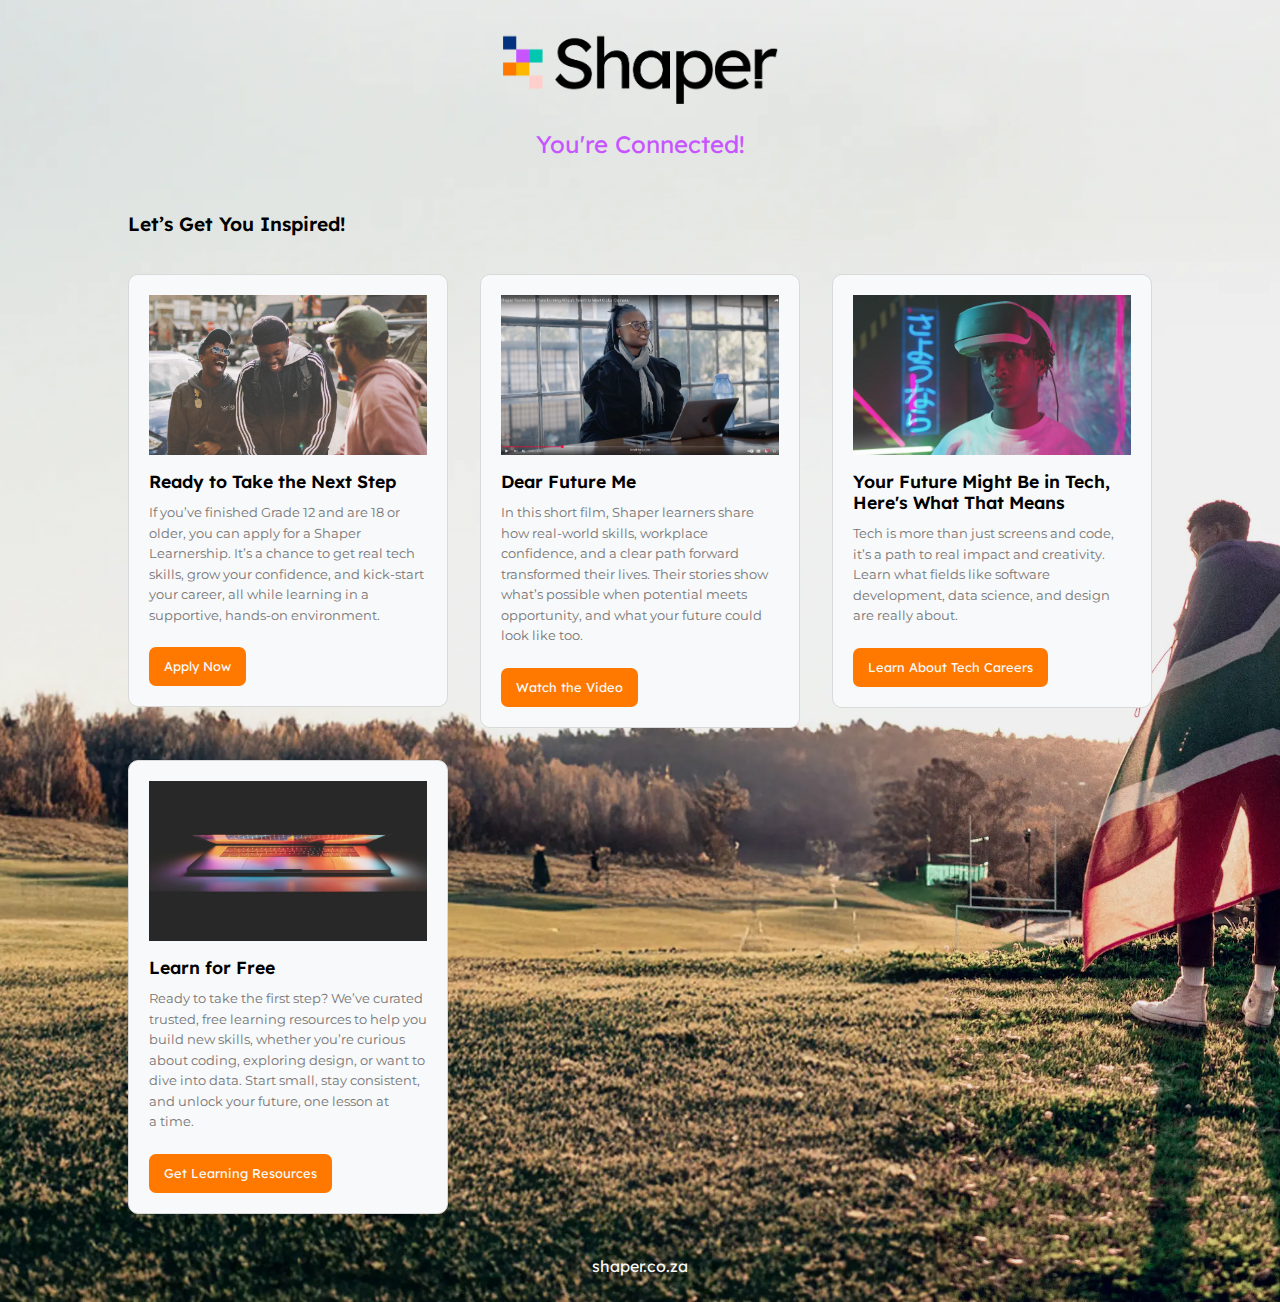
<file: index.html>
<!DOCTYPE html>
<html lang="en">
  <head>
    <meta charset="UTF-8" />
    <meta name="viewport" content="width=device-width, initial-scale=1.0" />
    <title>You're Connected</title>
    <link rel="icon" type="image/x-icon" href="favicon.ico" />
    <link rel="stylesheet" href="styles/reset.css" />
    <link rel="stylesheet" href="styles/main.css" />
  </head>
  <body class="body">
    <header class="header">
      <img class="header__img" src="images/shaper-logo.png" alt="" />
      <div class="header__intro">
        <p>You're Connected!</p>
      </div>
    </header>
    <main class="main">
      <section class="section">
        <h2 class="section__title">Let’s Get You Inspired!</h2>
        <div class="cards-wrapper">
          <article class="card">
            <img class="card__img" src="images/apply-learnership.webp" alt="" />
            <h3 class="card__title">Ready to Take the Next Step</h3>
            <p class="card__body">
              If you’ve finished Grade 12 and are 18 or older, you can apply for
              a Shaper Learnership. It’s a chance to get real tech skills, grow
              your confidence, and kick-start your career, all while learning in
              a supportive, hands-on environment.
            </p>
            <a class="card__button" href="https://forms.gle/184KV7TnJHZBpQCi9" target="_blank">Apply Now</a>
          </article>
          <article class="card">
            <img
              class="card__img"
              src="images/learner-testimonial.webp"
              alt=""
            />
            <h3 class="card__title">Dear Future Me</h3>
            <p class="card__body">
              In this short film, 
              Shaper learners share how real-world skills, workplace confidence, 
              and a clear path forward transformed their lives. Their stories show what’s 
              possible when potential meets opportunity, and what your future could look like too.
            </p>
            <a
              class="card__button"
              href="https://www.youtube.com/watch?v=1_BjC2kiN6E"
              target="_blank"
              >Watch the Video</a
            >
          </article>
          <article class="card">
            <img class="card__img" src="images/future-in-tech.webp" alt="" />
            <h3 class="card__title">
              Your Future Might Be in Tech, Here's What That Means
            </h3>
            <p class="card__body">
              Tech is more than just screens and code, it’s a path to real
              impact and creativity. Learn what fields like software
              development, data science, and design are really about.
            </p>
            <a class="card__button" href="learn-about-tech-careers.html"
              >Learn About Tech Careers</a
            >
          </article>
          <article class="card">
            <img class="card__img" src="images/macbook-lights.webp" alt="" />
            <h3 class="card__title">Learn for Free</h3>
            <p class="card__body">
              Ready to take the first step? We’ve curated trusted, free learning
              resources to help you build new skills, whether you’re curious
              about coding, exploring design, or want to dive into data. Start
              small, stay consistent, and unlock your future, one lesson at a
              time.
            </p>
            <a class="card__button" href="get-learning-resources.html">Get Learning Resources</a>
          </article>
        </div>
      </section>
    </main>
    <footer class="footer">
      <a class="footer__link" href="https://shaper.co.za/" target="_blank">shaper.co.za</a>
    </footer>
    <script defer src="https://tellus.gohere.co.za/script.js" data-website-id="322c7284-3db9-4383-a935-3d52ca37f9f4"></script>
  </body>
</html>
</file>
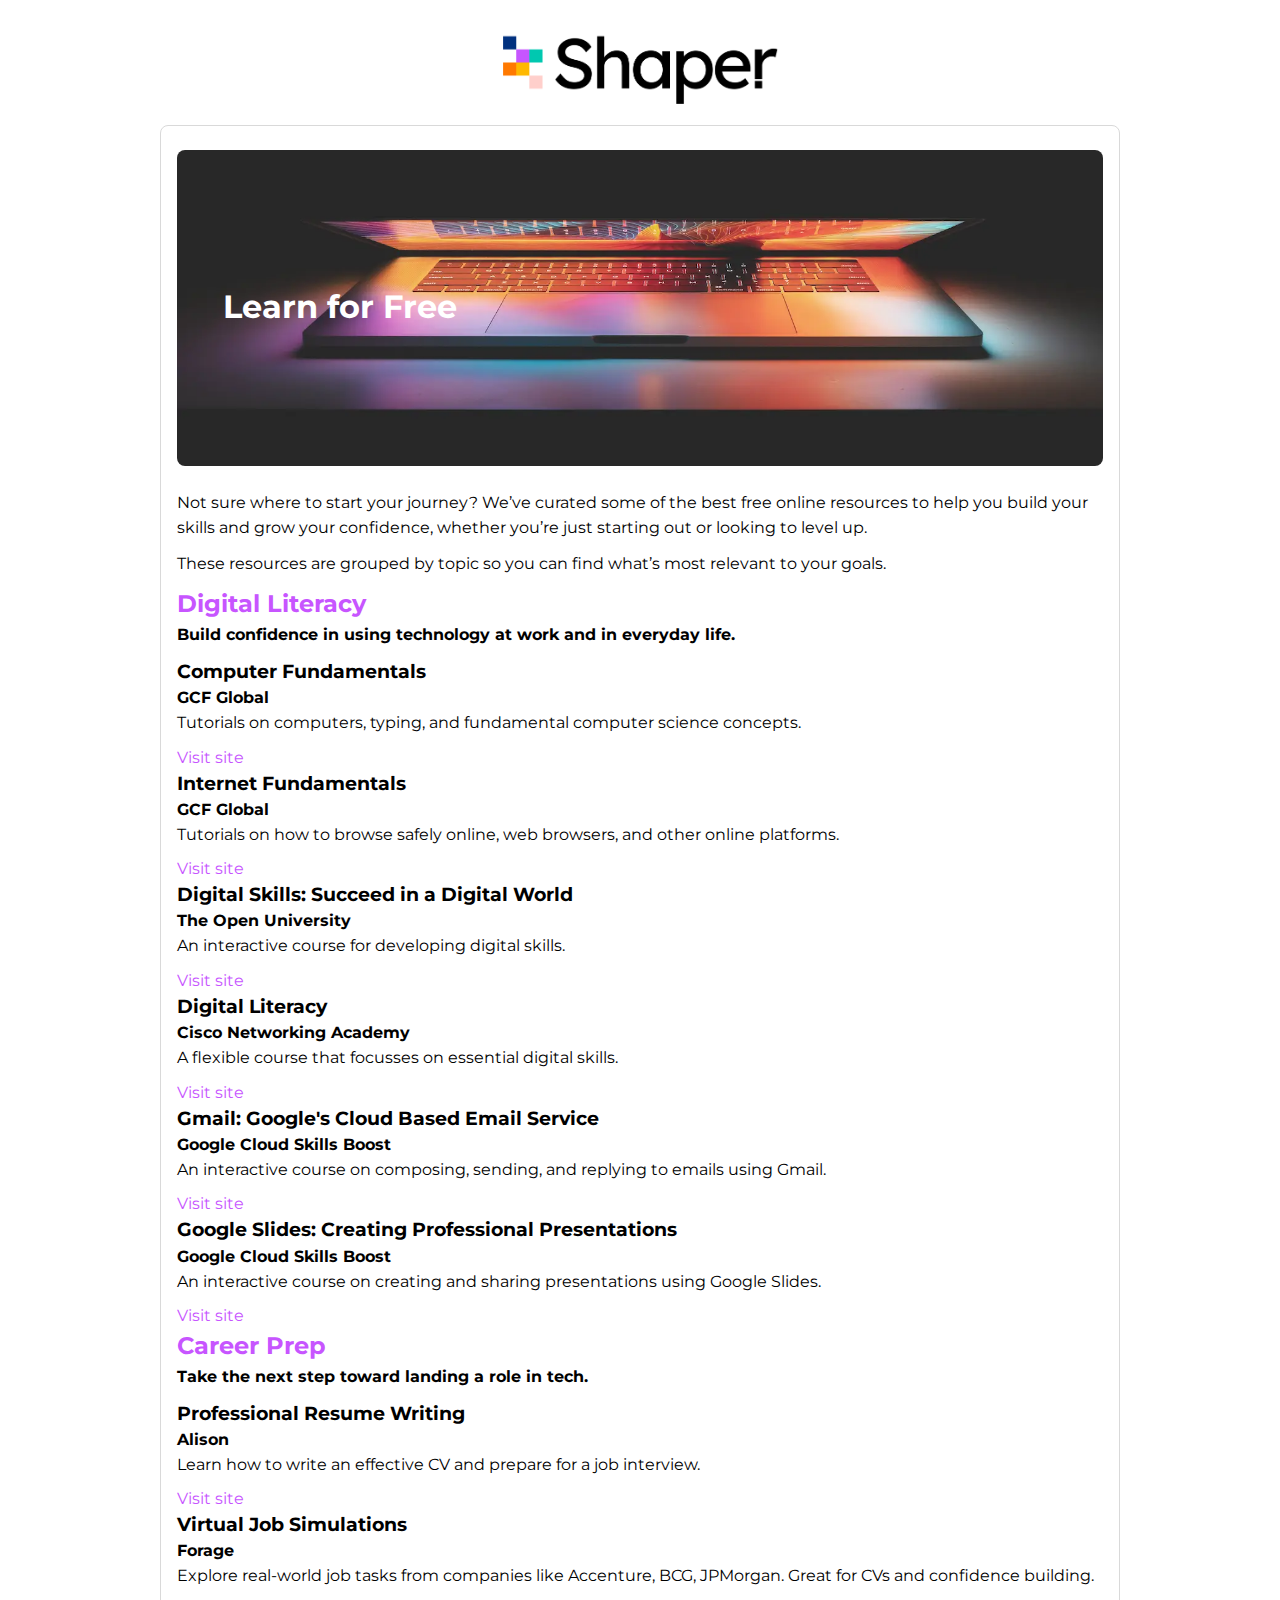
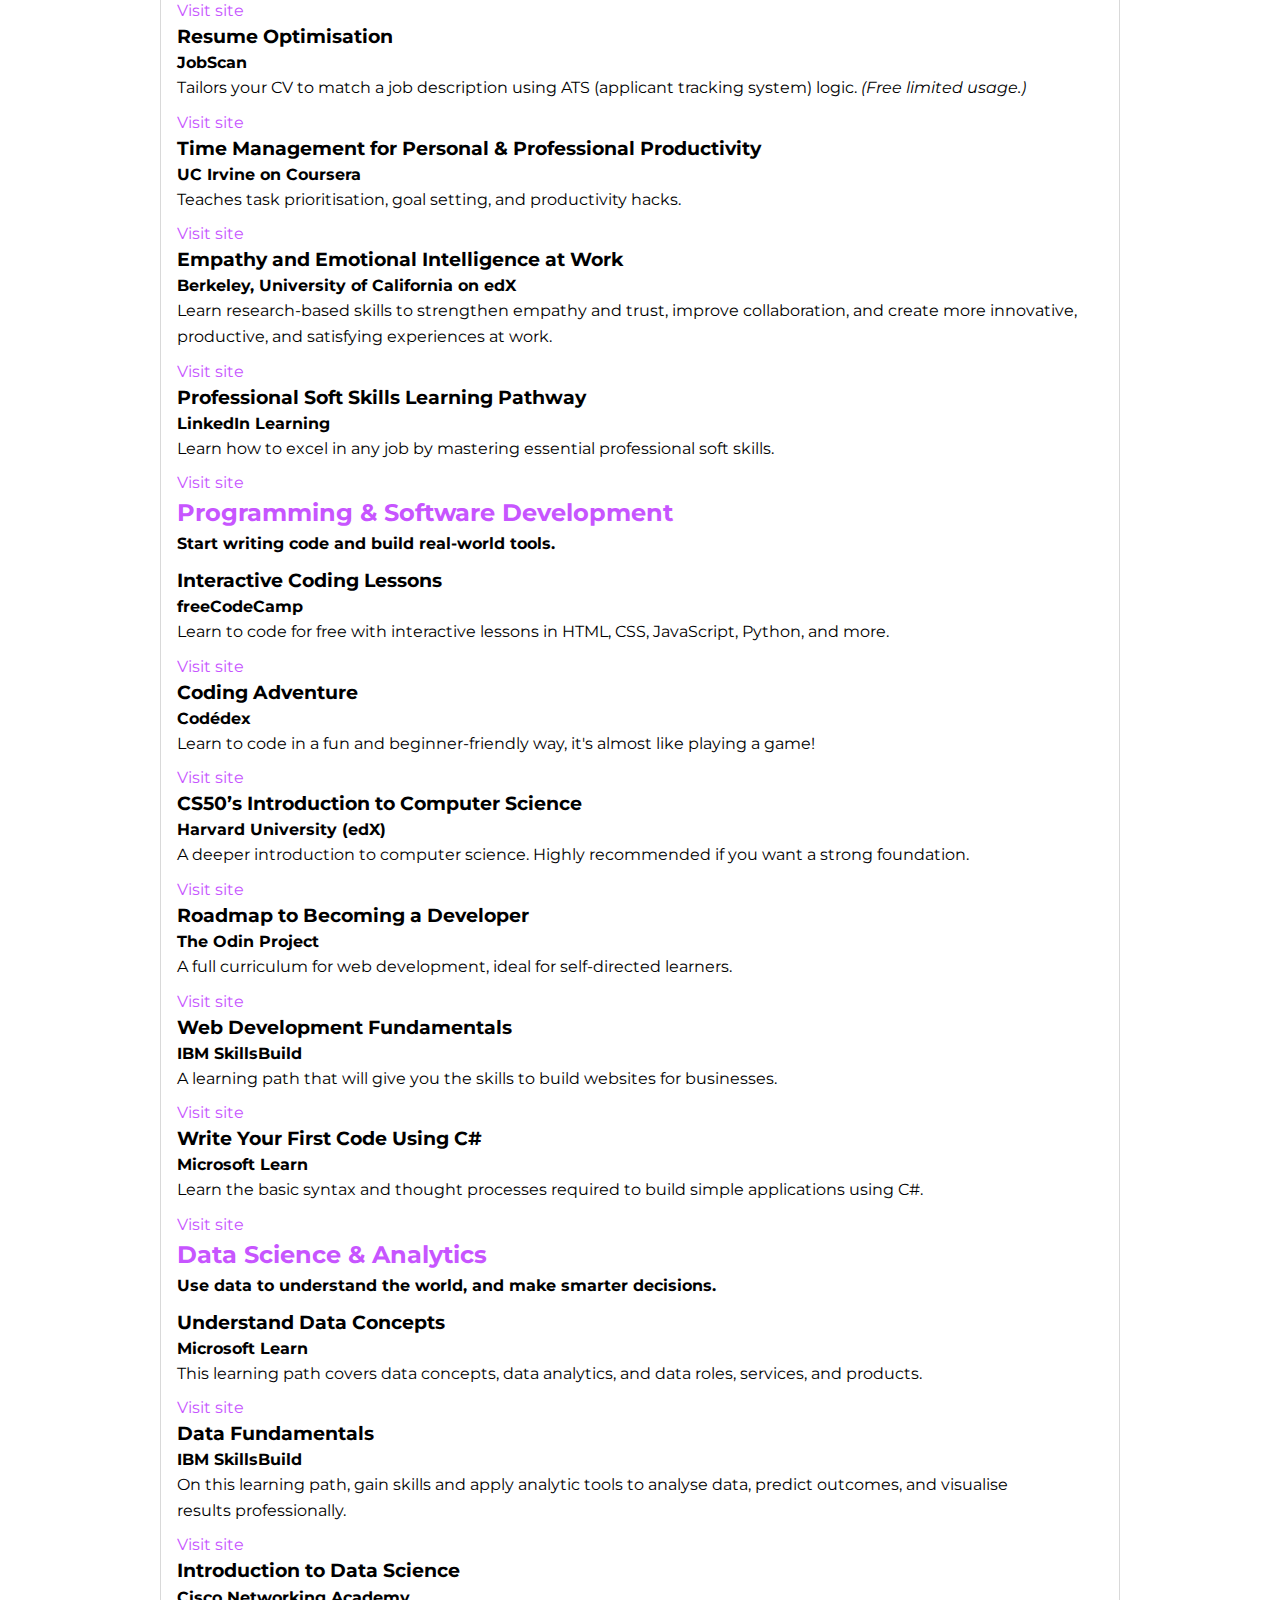
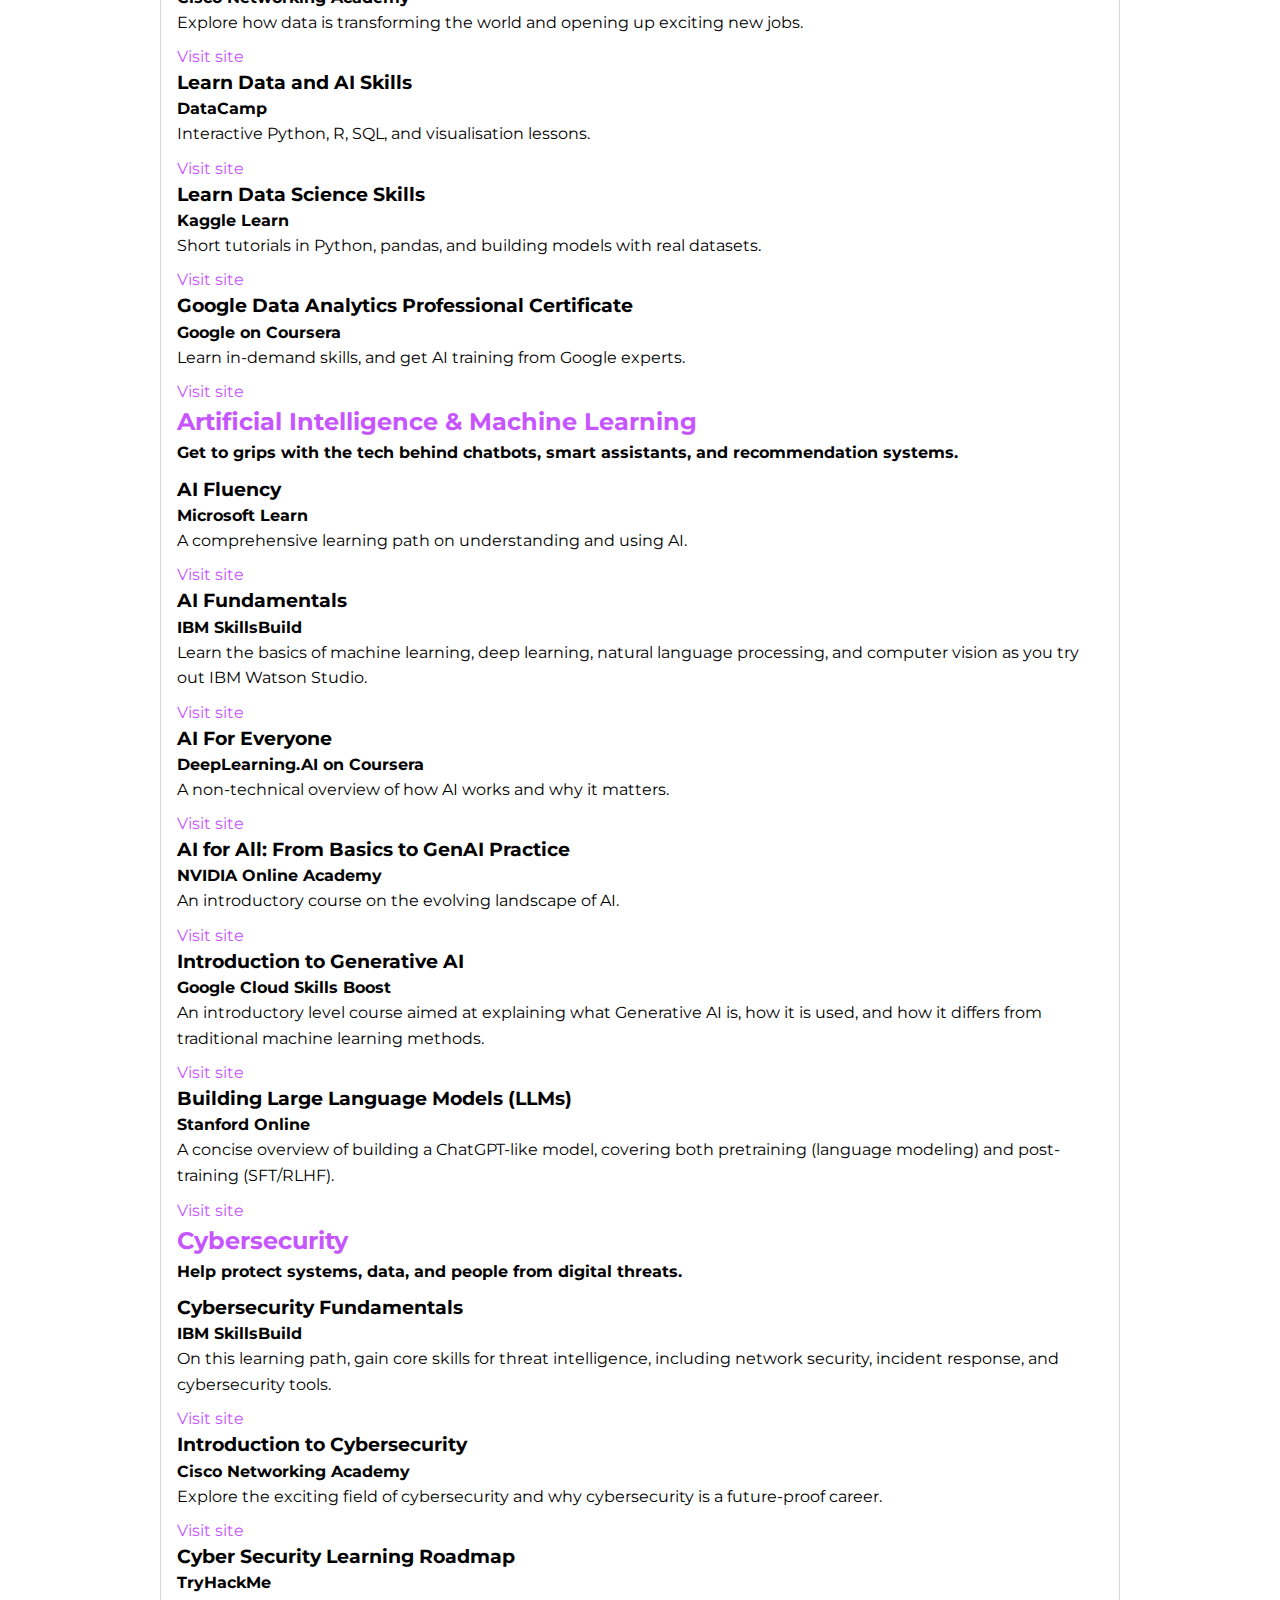
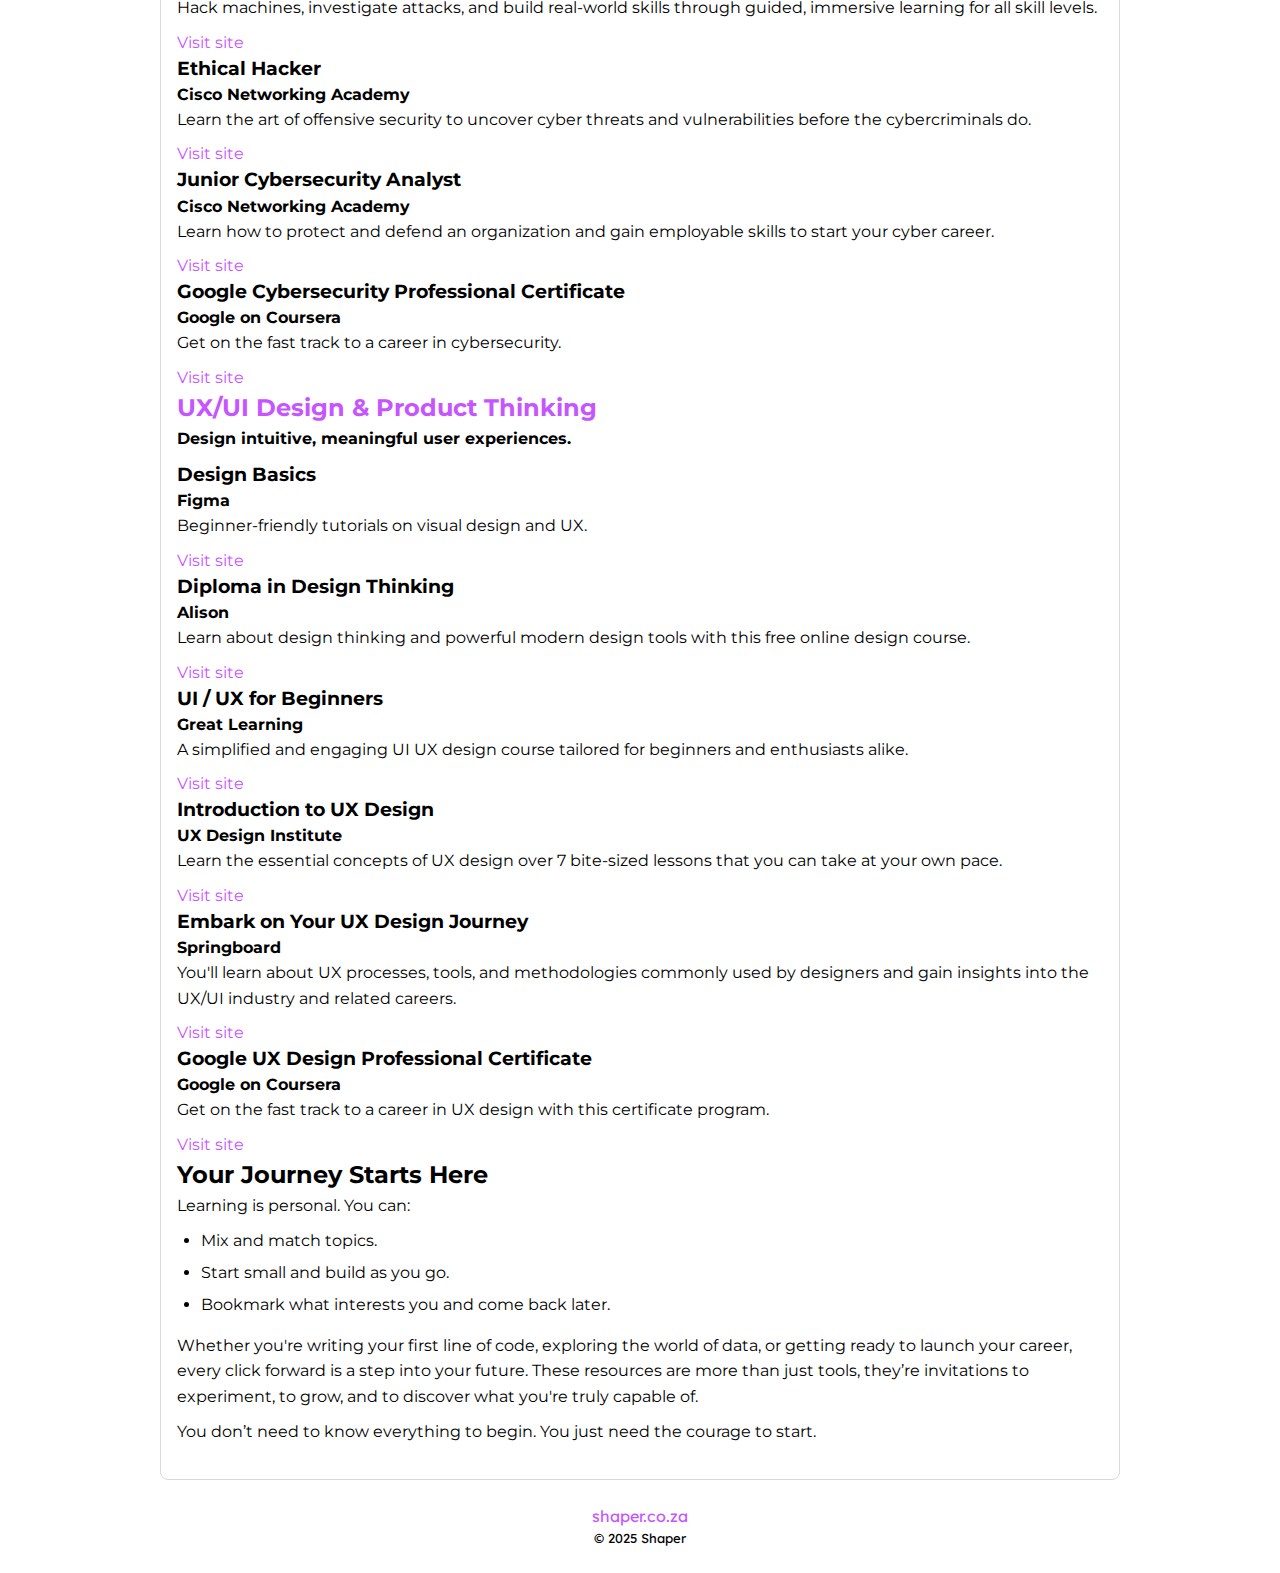
<file: get-learning-resources.html>
<!DOCTYPE html>
<html lang="en">

<head>
    <meta charset="UTF-8">
    <meta name="viewport" content="width=device-width, initial-scale=1.0">
    <title>Learn for Free</title>
    <link rel="icon" type="image/x-icon" href="favicon.ico" />
    <link rel="stylesheet" href="styles/reset.css" />
    <link rel="stylesheet" href="styles/main.css" />
</head>

<body class="second-body">
    <header class="header">
        <img class="header__img" src="images/shaper-logo.png" alt="" />
    </header>
        <div class="page-container">
            <div class="page-hero">
                <img src="images/macbook-lights.webp" alt="Get Learning Resources" class="hero-image">
                <h1>Learn for Free</h1>
            </div>
            <p>Not sure where to start your journey? We’ve curated some of the best free online resources to help you
                build your skills and grow your confidence, whether you’re just starting out or looking to level up.
            </p>
            <p>These resources are grouped by topic so you can find what’s most relevant to your goals.
            </p>
            <section class="resource-section">
                <h2 style="color: #C755FF;">Digital Literacy</h2>
                <p><strong>Build confidence in using technology at work and in everyday life.</strong></p>
                <div class="resource-grid">
                    <div class="resource-card">
                        <h3>Computer Fundamentals</h3>
                        <h4>GCF Global</h4>
                        <p>Tutorials on computers, typing, and fundamental computer science concepts.</p>
                        <a href="https://edu.gcfglobal.org/en/topics/computers/" target="_blank">Visit site</a>
                    </div>
                    <div class="resource-card">
                        <h3>Internet Fundamentals</h3>
                        <h4>GCF Global</h4>
                        <p>Tutorials on how to browse safely online, web browsers, and other online platforms.</p>
                        <a href="https://edu.gcfglobal.org/en/topics/internet/" target="_blank">Visit site</a>
                    </div>
                    <div class="resource-card">
                        <h3>Digital Skills: Succeed in a Digital World</h3>
                        <h4>The Open University</h4>
                        <p>An interactive course for developing digital skills.</p>
                        <a href="https://www.open.edu/openlearn/mod/oucontent/view.php?id=105148" target="_blank">Visit
                            site</a>
                    </div>
                    <div class="resource-card">
                        <h3>Digital Literacy</h3>
                        <h4>Cisco Networking Academy</h4>
                        <p>A flexible course that focusses on essential digital skills.</p>
                        <a href="https://www.netacad.com/learning-collections/digital-literacy?courseLang=en-US"
                            target="_blank">Visit site</a>
                    </div>
                    <div class="resource-card">
                        <h3>Gmail: Google's Cloud Based Email Service</h3>
                        <h4>Google Cloud Skills Boost</h4>
                        <p>An interactive course on composing, sending, and replying to emails using Gmail.</p>
                        <a href="https://www.cloudskillsboost.google/course_templates/200" target="_blank">Visit
                            site</a>
                    </div>
                    <div class="resource-card">
                        <h3>Google Slides: Creating Professional Presentations</h3>
                        <h4>Google Cloud Skills Boost</h4>
                        <p>An interactive course on creating and sharing presentations using Google Slides.</p>
                        <a href="https://www.cloudskillsboost.google/paths/23/course_templates/197"
                            target="_blank">Visit site</a>
                    </div>
                </div>
            </section>
            <section class="resource-section">
                <h2 style="color: #C755FF;">Career Prep</h2>
                <p><strong>Take the next step toward landing a role in tech.</strong></p>
                <div class="resource-grid">
                    <div class="resource-card">
                        <h3>Professional Resume Writing</h3>
                        <h4>Alison</h4>
                        <p>Learn how to write an effective CV and prepare for a job interview.</p>
                        <a href="https://alison.com/course/professional-resume-writing" target="_blank">Visit site</a>
                    </div>
                    <div class="resource-card">
                        <h3>Virtual Job Simulations</h3>
                        <h4>Forage</h4>
                        <p>Explore real-world job tasks from companies like Accenture, BCG, JPMorgan. Great for CVs and
                            confidence building.</p>
                        <a href="https://www.theforage.com/" target="_blank">Visit site</a>
                    </div>
                    <div class="resource-card">
                        <h3>Resume Optimisation</h3>
                        <h4>JobScan</h4>
                        <p>Tailors your CV to match a job description using ATS (applicant tracking system) logic.
                            <i>(Free limited usage.)</i></p>
                        <a href="https://www.jobscan.co/" target="_blank">Visit site</a>
                    </div>
                    <div class="resource-card">
                        <h3>Time Management for Personal & Professional Productivity</h3>
                        <h4>UC Irvine on Coursera</h4>
                        <p>Teaches task prioritisation, goal setting, and productivity hacks.</p>
                        <a href="https://www.coursera.org/learn/work-smarter-not-harder" target="_blank">Visit site</a>
                    </div>
                    <div class="resource-card">
                        <h3>Empathy and Emotional Intelligence at Work</h3>
                        <h4>Berkeley, University of California on edX</h4>
                        <p>Learn research-based skills to strengthen empathy and trust, improve collaboration, and
                            create more innovative, productive, and satisfying experiences at work.</p>
                        <a href="https://www.edx.org/learn/business-administration/university-of-california-berkeley-empathy-and-emotional-intelligence-at-work"
                            target="_blank">Visit site</a>
                    </div>
                    <div class="resource-card">
                        <h3>Professional Soft Skills Learning Pathway</h3>
                        <h4>LinkedIn Learning</h4>
                        <p>Learn how to excel in any job by mastering essential professional soft skills.</p>
                        <a href="https://www.linkedin.com/learning/paths/professional-soft-skills-learning-pathway"
                            target="_blank">Visit site</a>
                    </div>
                </div>
            </section>
            <section class="resource-section">
                <h2 style="color: #C755FF;">Programming & Software Development</h2>
                <p><strong>Start writing code and build real-world tools.</strong></p>
                <div class="resource-grid">
                    <div class="resource-card">
                        <h3>Interactive Coding Lessons</h3>
                        <h4>freeCodeCamp</h4>
                        <p>Learn to code for free with interactive lessons in HTML, CSS, JavaScript, Python, and more.
                        </p>
                        <a href="https://www.freecodecamp.org/" target="_blank">Visit site</a>
                    </div>
                    <div class="resource-card">
                        <h3>Coding Adventure</h3>
                        <h4>Codédex</h4>
                        <p>Learn to code in a fun and beginner-friendly way, it's almost like playing a game!</p>
                        <a href="https://www.codedex.io/" target="_blank">Visit site</a>
                    </div>
                    <div class="resource-card">
                        <h3>CS50’s Introduction to Computer Science</h3>
                        <h4>Harvard University (edX)</h4>
                        <p>A deeper introduction to computer science. Highly recommended if you want a strong
                            foundation.</p>
                        <a href="https://cs50.harvard.edu/x/" target="_blank">Visit site</a>
                    </div>
                    <div class="resource-card">
                        <h3>Roadmap to Becoming a Developer</h3>
                        <h4>The Odin Project</h4>
                        <p>A full curriculum for web development, ideal for self-directed learners.</p>
                        <a href="https://www.theodinproject.com/" target="_blank">Visit site</a>
                    </div>
                    <div class="resource-card">
                        <h3>Web Development Fundamentals</h3>
                        <h4>IBM SkillsBuild</h4>
                        <p>A learning path that will give you the skills to build websites for businesses.</p>
                        <a href="https://skillsbuild.org/adult-learners/explore-learning/web-developer"
                            target="_blank">Visit site</a>
                    </div>
                    <div class="resource-card">
                        <h3>Write Your First Code Using C# </h3>
                        <h4>Microsoft Learn</h4>
                        <p>Learn the basic syntax and thought processes required to build simple applications using C#.
                        </p>
                        <a href="https://learn.microsoft.com/en-us/training/paths/get-started-c-sharp-part-1/"
                            target="_blank">Visit site</a>
                    </div>
                </div>
            </section>
            <section class="resource-section">
                <h2 style="color: #C755FF;">Data Science & Analytics</h2>
                <p><strong>Use data to understand the world, and make smarter decisions.</strong></p>
                <div class="resource-grid">
                    <div class="resource-card">
                        <h3>Understand Data Concepts</h3>
                        <h4>Microsoft Learn</h4>
                        <p>This learning path covers data concepts, data analytics, and data roles, services, and
                            products.</p>
                        <a href="https://learn.microsoft.com/en-us/training/paths/understand-data-concepts/"
                            target="_blank">Visit site</a>
                    </div>
                    <div class="resource-card">
                        <h3>Data Fundamentals</h3>
                        <h4>IBM SkillsBuild</h4>
                        <p>On this learning path, gain skills and apply analytic tools to analyse data, predict
                            outcomes, and visualise results professionally.</p>
                        <a href="https://skillsbuild.org/adult-learners/explore-learning/data-analyst"
                            target="_blank">Visit site</a>
                    </div>
                    <div class="resource-card">
                        <h3>Introduction to Data Science</h3>
                        <h4>Cisco Networking Academy</h4>
                        <p>Explore how data is transforming the world and opening up exciting new jobs.</p>
                        <a href="https://www.netacad.com/courses/introduction-data-science?courseLang=en-US"
                            target="_blank">Visit site</a>
                    </div>
                    <div class="resource-card">
                        <h3>Learn Data and AI Skills</h3>
                        <h4>DataCamp</h4>
                        <p>Interactive Python, R, SQL, and visualisation lessons.</p>
                        <a href="https://www.datacamp.com/" target="_blank">Visit site</a>
                    </div>
                    <div class="resource-card">
                        <h3>Learn Data Science Skills</h3>
                        <h4>Kaggle Learn</h4>
                        <p>Short tutorials in Python, pandas, and building models with real datasets.</p>
                        <a href="https://www.kaggle.com/learn" target="_blank">Visit site</a>
                    </div>
                    <div class="resource-card">
                        <h3>Google Data Analytics Professional Certificate</h3>
                        <h4>Google on Coursera</h4>
                        <p>Learn in-demand skills, and get AI training from Google experts.</p>
                        <a href="https://www.coursera.org/professional-certificates/google-data-analytics"
                            target="_blank">Visit site</a>
                    </div>
                </div>
            </section>
            <section class="resource-section">
                <h2 style="color: #C755FF;">Artificial Intelligence & Machine Learning</h2>
                <p><strong>Get to grips with the tech behind chatbots, smart assistants, and recommendation
                        systems.</strong></p>
                <div class="resource-grid">
                    <div class="resource-card">
                        <h3>AI Fluency</h3>
                        <h4>Microsoft Learn</h4>
                        <p>A comprehensive learning path on understanding and using AI.</p>
                        <a href="https://learn.microsoft.com/en-us/training/paths/ai-fluency/" target="_blank">Visit
                            site</a>
                    </div>
                    <div class="resource-card">
                        <h3>AI Fundamentals</h3>
                        <h4>IBM SkillsBuild</h4>
                        <p>Learn the basics of machine learning, deep learning, natural language processing, and
                            computer vision as you try out IBM Watson Studio.</p>
                        <a href="https://www.netacad.com/courses/ai-ibm-skillsbuild?courseLang=en-US"
                            target="_blank">Visit site</a>
                    </div>
                    <div class="resource-card">
                        <h3>AI For Everyone</h3>
                        <h4>DeepLearning.AI on Coursera</h4>
                        <p>A non-technical overview of how AI works and why it matters.</p>
                        <a href="https://www.coursera.org/learn/ai-for-everyone" target="_blank">Visit site</a>
                    </div>
                    <div class="resource-card">
                        <h3>AI for All: From Basics to GenAI Practice</h3>
                        <h4>NVIDIA Online Academy</h4>
                        <p>An introductory course on the evolving landscape of AI.</p>
                        <a href="https://academy.nvidia.com/en/course/ai-for-all-from-basics-to-genai-practice/?cm=81220"
                            target="_blank">Visit site</a>
                    </div>
                    <div class="resource-card">
                        <h3>Introduction to Generative AI</h3>
                        <h4>Google Cloud Skills Boost</h4>
                        <p>An introductory level course aimed at explaining what Generative AI is, how it is used, and
                            how it differs from traditional machine learning methods.</p>
                        <a href="https://youtu.be/9vM4p9NN0Ts?si=LbVqCHkpGon-RNYg" target="_blank">Visit site</a>
                    </div>
                    <div class="resource-card">
                        <h3>Building Large Language Models (LLMs)</h3>
                        <h4>Stanford Online</h4>
                        <p>A concise overview of building a ChatGPT-like model, covering both pretraining (language
                            modeling) and post-training (SFT/RLHF).</p>
                        <a href="https://youtu.be/9vM4p9NN0Ts?si=LbVqCHkpGon-RNYg" target="_blank">Visit site</a>
                    </div>
                </div>
            </section>
            <section class="resource-section">
                <h2 style="color: #C755FF;">Cybersecurity</h2>
                <p><strong>Help protect systems, data, and people from digital threats.</strong></p>
                <div class="resource-grid">
                    <div class="resource-card">
                        <h3>Cybersecurity Fundamentals</h3>
                        <h4>IBM SkillsBuild</h4>
                        <p>On this learning path, gain core skills for threat intelligence, including network security,
                            incident response, and cybersecurity tools.</p>
                        <a href="https://skillsbuild.org/adult-learners/explore-learning/cybersecurity-analyst"
                            target="_blank">Visit site</a>
                    </div>
                    <div class="resource-card">
                        <h3>Introduction to Cybersecurity</h3>
                        <h4>Cisco Networking Academy</h4>
                        <p>Explore the exciting field of cybersecurity and why cybersecurity is a future-proof career.
                        </p>
                        <a href="https://www.netacad.com/courses/introduction-to-cybersecurity?courseLang=en-US"
                            target="_blank">Visit site</a>
                    </div>
                    <div class="resource-card">
                        <h3>Cyber Security Learning Roadmap</h3>
                        <h4>TryHackMe</h4>
                        <p>Hack machines, investigate attacks, and build real-world skills through guided, immersive
                            learning for all skill levels.</p>
                        <a href="https://tryhackme.com/hacktivities" target="_blank">Visit site</a>
                    </div>
                    <div class="resource-card">
                        <h3>Ethical Hacker</h3>
                        <h4>Cisco Networking Academy</h4>
                        <p>Learn the art of offensive security to uncover cyber threats and vulnerabilities before the
                            cybercriminals do.</p>
                        <a href="https://www.netacad.com/courses/ethical-hacker?courseLang=en-US" target="_blank">Visit
                            site</a>
                    </div>
                    <div class="resource-card">
                        <h3>Junior Cybersecurity Analyst</h3>
                        <h4>Cisco Networking Academy</h4>
                        <p>Learn how to protect and defend an organization and gain employable skills to start your
                            cyber career.</p>
                        <a href="https://www.netacad.com/career-paths/cybersecurity?courseLang=en-US"
                            target="_blank">Visit site</a>
                    </div>
                    <div class="resource-card">
                        <h3>Google Cybersecurity Professional Certificate</h3>
                        <h4>Google on Coursera</h4>
                        <p>Get on the fast track to a career in cybersecurity.</p>
                        <a href="https://www.coursera.org/professional-certificates/google-cybersecurity"
                            target="_blank">Visit site</a>
                    </div>
                </div>
            </section>
            <section class="resource-section">
                <h2 style="color: #C755FF;">UX/UI Design & Product Thinking</h2>
                <p><strong>Design intuitive, meaningful user experiences.</strong></p>
                <div class="resource-grid">
                    <div class="resource-card">
                        <h3>Design Basics</h3>
                        <h4>Figma</h4>
                        <p>Beginner-friendly tutorials on visual design and UX.</p>
                        <a href="https://www.figma.com/resource-library/design-basics/" target="_blank">Visit site</a>
                    </div>
                    <div class="resource-card">
                        <h3>Diploma in Design Thinking</h3>
                        <h4>Alison</h4>
                        <p>Learn about design thinking and powerful modern design tools with this free online design
                            course.</p>
                        <a href="https://alison.com/course/diploma-in-design-thinking-revised" target="_blank">Visit
                            site</a>
                    </div>
                    <div class="resource-card">
                        <h3>UI / UX for Beginners</h3>
                        <h4>Great Learning</h4>
                        <p>A simplified and engaging UI UX design course tailored for beginners and enthusiasts alike.
                        </p>
                        <a href="https://www.mygreatlearning.com/academy/learn-for-free/courses/ui-ux"
                            target="_blank">Visit site</a>
                    </div>
                    <div class="resource-card">
                        <h3>Introduction to UX Design</h3>
                        <h4>UX Design Institute</h4>
                        <p>Learn the essential concepts of UX design over 7 bite-sized lessons that you can take at your
                            own pace.</p>
                        <a href="https://www.uxdesigninstitute.com/courses/free-ux-design-course/?utm_source=blog&utm_medium=top_free_ux_courses&utm_campaign=free_teaser"
                            target="_blank">Visit site</a>
                    </div>
                    <div class="resource-card">
                        <h3>Embark on Your UX Design Journey</h3>
                        <h4>Springboard</h4>
                        <p>You'll learn about UX processes, tools, and methodologies commonly used by designers and gain
                            insights into the UX/UI industry and related careers. </p>
                        <a href="https://www.springboard.com/resources/learning-paths/user-experience-design/"
                            target="_blank">Visit site</a>
                    </div>
                    <div class="resource-card">
                        <h3>Google UX Design Professional Certificate</h3>
                        <h4>Google on Coursera</h4>
                        <p>Get on the fast track to a career in UX design with this certificate program.</p>
                        <a href="https://www.coursera.org/professional-certificates/google-ux-design"
                            target="_blank">Visit site</a>
                    </div>
                </div>
            </section>
            <h2>Your Journey Starts Here</h2>
            <p>Learning is personal. You can:</p>
            <ul>
                <li>Mix and match topics.</li>
                <li>Start small and build as you go.</li>
                <li>Bookmark what interests you and come back later.</li>
            </ul>
            <p>Whether you're writing your first line of code, exploring the world of data, or getting ready to launch
                your career, every click forward is a step into your future. These resources are more than just tools,
                they’re invitations to experiment, to grow, and to discover what you're truly capable of.</p>
            <p>You don’t need to know everything to begin. You just need the courage to start.</p>
        </div>
        <footer class="footer">
            <a href="https://shaper.co.za/" target="_blank">shaper.co.za</a>
            <p>&copy; 2025 Shaper</p>
        </footer>
        <script defer src="https://tellus.gohere.co.za/script.js" data-website-id="322c7284-3db9-4383-a935-3d52ca37f9f4"></script>
</body>

</html>
</file>
<file: styles/main.css>
@import url('https://fonts.googleapis.com/icon?family=Material+Icons');
@import url('https://fonts.googleapis.com/css2?family=Lexend+Deca:wght@400;700&family=Montserrat:wght@400;700&display=swap');

:root {
    --color-light: #F8F9FA;
    --color-navy: #01317F;
    --color-tangerine: #FF7900;
    --color-matcha: #E8EFCC;
    --color-turquoise: #00C9B1;
    --color-violet: #C755FF;
}

.body {
    min-height: 100vh;
    display: grid;
    grid-template-rows: auto 1fr auto;
    font-family: 'Montserrat', sans-serif;
}

.second-body {
    font-family: 'Montserrat', sans-serif;
    display: flex;
    flex-direction: column;
    min-height: 100vh;

    p {
        text-align: left;
    }

    h1, h2 {
        text-align: left;
    }
}

@media (min-width: 576px) {
    .body {
        background: linear-gradient(0deg, rgba(0, 0, 0, 0.06), rgba(0, 0, 0, 0.06)), url("../images/background-image.webp");
        background-repeat: no-repeat;
        background-position-y: top;
        background-position-x: center;
        background-size: cover;
    }
}

.header {
    text-align: center;
    display: flex;
    flex-direction: column;
    row-gap: 1.3rem;
    align-items: center;
    padding: 1.3rem 0;
}

a {
    color:var(--color-violet);
    text-decoration: none;
}

a:hover {
    text-decoration: underline;
}

p {
    margin-bottom: 10px;
    line-height: 1.6;
}

.header__img {
    width: 275px;
}

.header__intro {
    color: var(--color-violet);
    font-size: x-large;
    font-family: 'Lexend Deca', sans-serif;
}

.main {
    margin: 0 8vw;
    padding: 1rem 0;
}

@media (min-width: 576px) {
    .main {
        margin: 0 10vw;
    }
}

.section {
    display: flex;
    flex-direction: column;
    row-gap: 2.2rem;
}

.section__title {
    font-family: 'Lexend Deca', sans-serif;
    font-weight: 600;
    font-size: 1.2rem;
}

.cards-wrapper {
    display: flex;
    flex-direction: column;
    row-gap: 2.5rem;
}

@media (min-width: 576px) {
    .cards-wrapper {
        display: grid;
        grid-template-columns: repeat(auto-fit, minmax(250px, 1fr));
        gap: 2rem;
        align-items: start;
    }
}

.card {
    display: flex;
    flex-direction: column;
    row-gap: .7rem;
}

@media (min-width: 576px) {
    .card {
        background: var(--color-light);
        padding: 20px;
        border-radius: 10px;
        border: 1px solid #d9d9d9;
    }
}

.card__img {
    height: 160px;
    object-fit: cover;
    margin-bottom: 5px;
}

.card__title {
    font-family: 'Lexend Deca', sans-serif;
    font-weight: 600;
    font-size: 1.1rem;
    line-height: 1.2;
}

.card__body {
    color: #757575;
    font-size: .8rem;
}

.card__button {
    background: var(--color-tangerine);
    font-family: 'Lexend Deca', sans-serif;
    color: var(--color-light);
    text-decoration: none;
    padding: 10px 15px;
    border-radius: 7px;
    margin-right: auto;
    font-size: .8rem;
}

.page-container {
    max-width: 960px;
    width: calc(100% - 32px);
    margin: 0 auto;
    padding: 24px 16px;
    border: 1px solid #D9D9D9;
    border-radius: 8px;
    background-color: #ffffff;
    box-sizing: border-box;
}

.page-container ul {
  list-style-type: disc;
  padding-left: 1.5rem;
  margin-bottom: 1rem;
  text-align: left;
}

.page-container li {
  margin-bottom: 0.5rem;
  line-height: 1.5;
}

.page-hero {
    position: relative;
    border-radius: 8px;
    overflow: hidden;
    margin-bottom: 24px;
    text-align: center;
    color: #ffffff;
}

.hero-image {
  width: 100%;
  height: 100%;
  object-fit: cover;
  display: block;
  position: absolute;
  top: 0;
  left: 0;
  z-index: 1;
}

.page-hero h1 {
    font-weight: bold;
    margin: 0;
    line-height: 1.2;
    text-align: left;
    position: relative;
    z-index: 2;
    padding: 15% 5%;
}

.heading-with-icon {
  display: flex;
  align-items: center;
  gap: 12px; /* space between icon and text */
  padding-top: 20px;
  padding-bottom: 10px;
}

.heading-with-icon .icon {
  height: 4em;
  width: auto;
  flex-shrink: 0; /* prevents icon from shrinking */
}

.heading-with-icon h2 {
  margin: 0;
  line-height: 1.1;
}

.footer {
    text-align: center;
    font-family: 'Lexend Deca', sans-serif;
    padding: 1.5rem 0;

    p {
        margin: 0;
        font-size: small;
        text-align: center;
    }
}

.footer__link {
    text-decoration: none;
    color: #000;
}

@media (min-width: 576px) {
    .footer__link {
        color: var(--color-light);
    }
}
</file>
